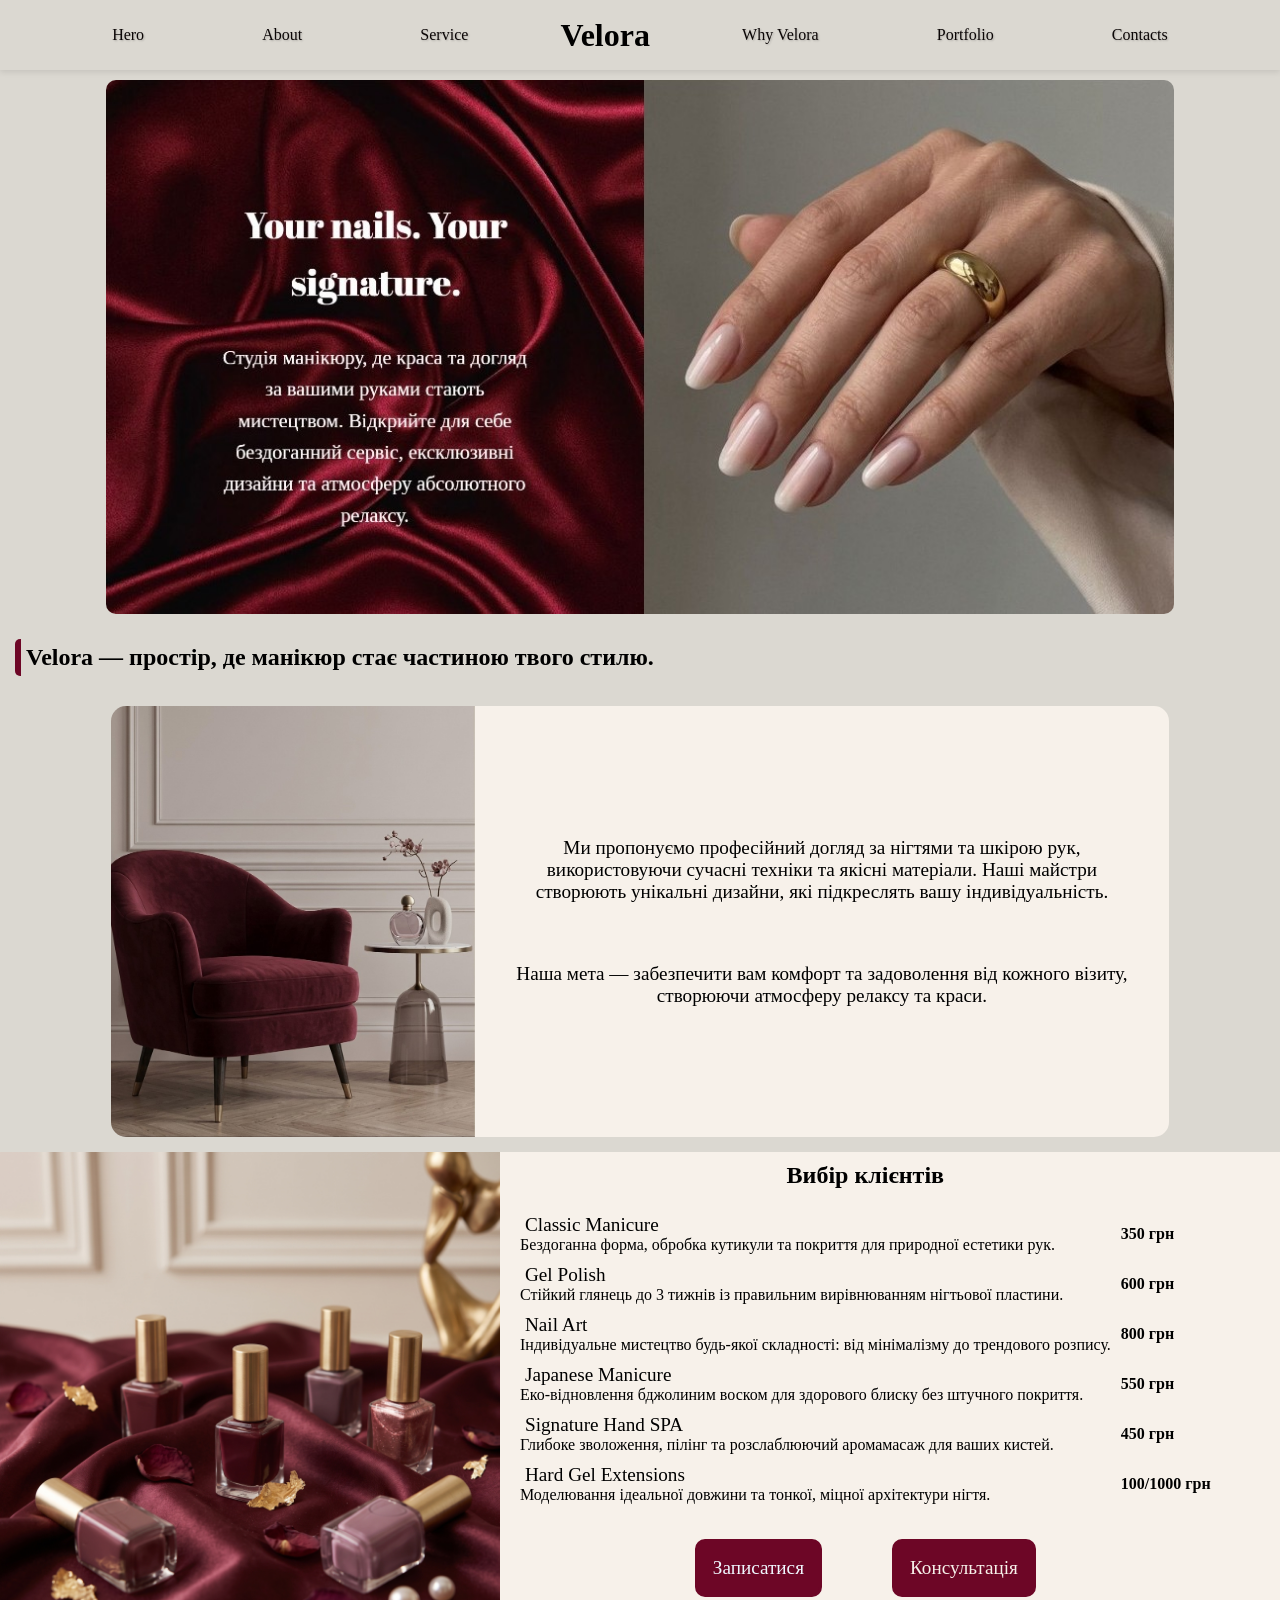
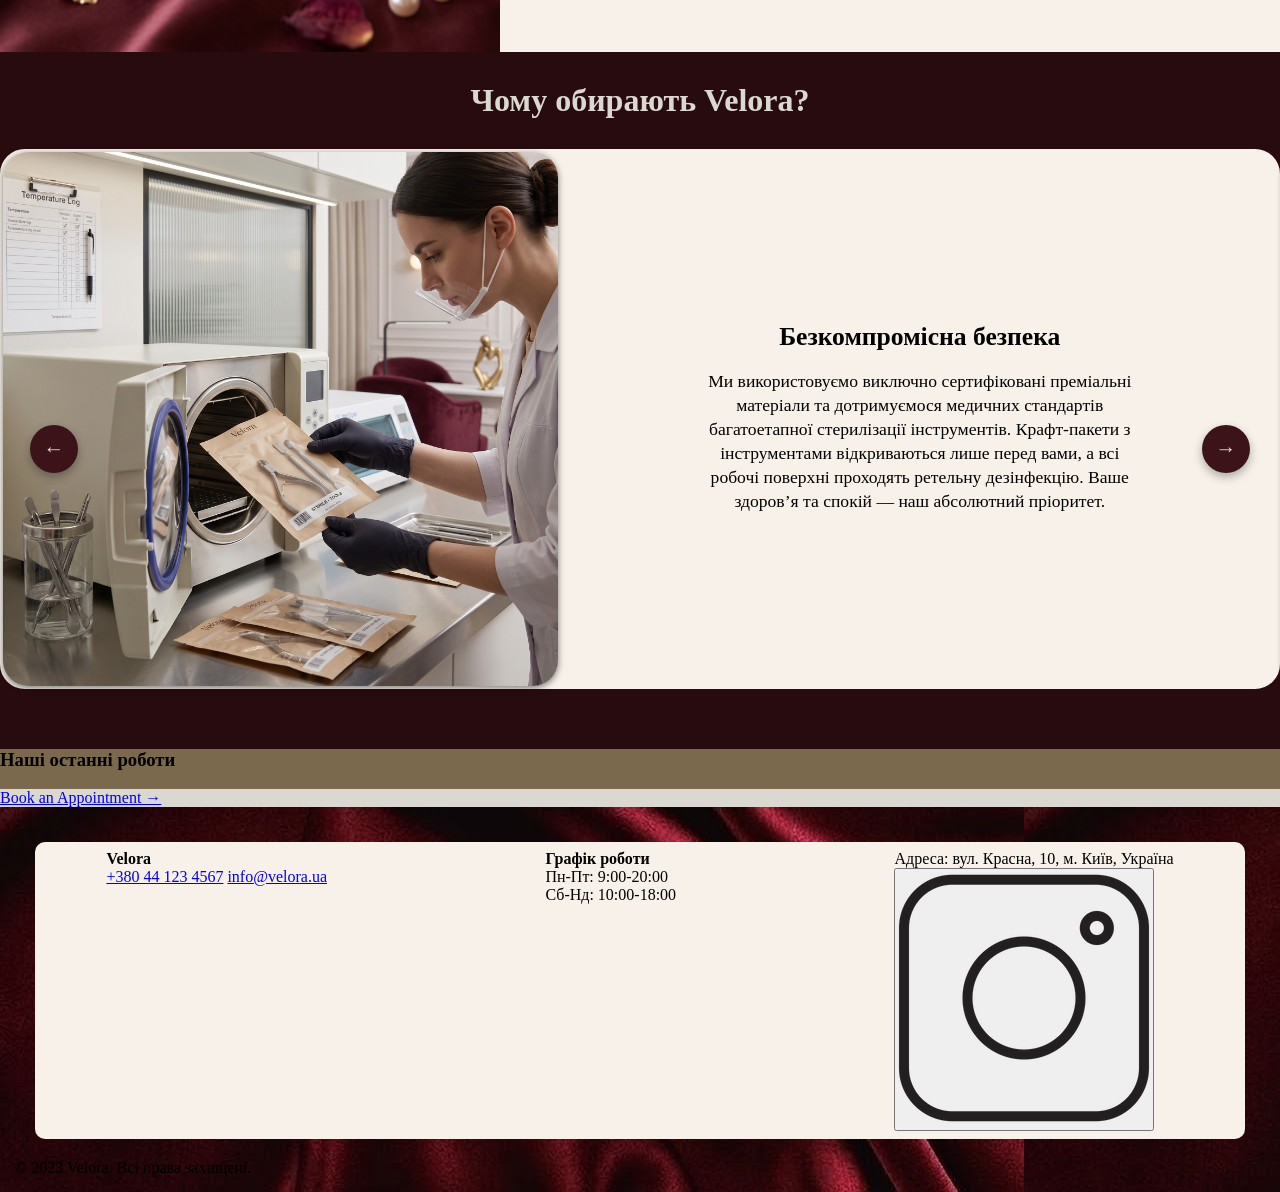
<file: index.html>
<!DOCTYPE html>
<html lang="uk">
<head>
    <meta charset="UTF-8">
    <meta name="viewport" content="width=device-width, initial-scale=1.0">
    <meta name="keywords" content="beauty-salon, beauty, manicure, velora, service">
    <meta name="description" content="Velora - manicure salon">
    <meta property="og:title" content="Velora | Студія манікюру">
<meta property="og:description" content="Студія манікюру, де краса та догляд за вашими руками стають мистецтвом.">
<meta property="og:image" content="https://vgarmonova-afk.github.io/velora/images/hero1.jpg">
<meta property="og:url" content="https://vgarmonova-afk.github.io/velora/">
    <title>Velora| Студія манікюру. </title>
    <link rel="font" href="fonts/Roboto-Regular.woff2">
    <link rel="stylesheet" href="style.css">
    <link rel="icon" href="images/favicon.ico">
    <script src="script.js" defer></script>
</head>
<body>
    <header>
        <div class="nav">
<nav class="nav-left">
    <ul>
               <li><a href="index.html#hero">Hero</a></li>
               <li><a href="index.html#about">About</a></li>
               <li><a href="index.html#services">Service</a></li>
    </ul>
        </nav>
        <h1>Velora</h1>
        <nav class="nav-right">
            <ul>
                <li><a href="index.html#why-velora">Why Velora</a></li>
                <li><a href="index.html#gallery">Portfolio</a></li>
                <li><a href="index.html#contact">Contacts</a></li>
            </ul>
        </nav>
        </div>
    </header>
    <main>
        <section class="hero" id="hero">
             <img src="images/imp.jpg" alt="Hero Image" class="hero__image"> 
        </section>

        <section id="title">
          <h2>Velora — простір, де манікюр стає частиною твого стилю.</h2>
        </section>
    <section id="about">
        <section class="aboutL" id="aboutL">
            <img src="images/about.jpg" alt="design photo" class="about_image">
            </section>
            <section class="aboutR" id="aboutR">
            <p>Ми пропонуємо професійний догляд за нігтями та шкірою рук, використовуючи сучасні техніки та якісні матеріали. Наші майстри створюють унікальні дизайни, які підкреслять вашу індивідуальність.</p>
            <p>Наша мета — забезпечити вам комфорт та задоволення від кожного візиту, створюючи атмосферу релаксу та краси.</p>
        </section>
</section>
 <section class="services" id="services">
            <div class="service_l">
                <img src="images/service.jpg" alt="" class="service_image">
                </div>
                <div class="service_r">
                    <h2 class="service-t">Вибір клієнтів</h2>
                    <table>
                        <tr>
                            <td>
                            <dl>
                                <dt><a href="#" class="serv">Classic Manicure</a></dt>
                                <dd>Бездоганна форма, обробка кутикули та покриття для природної естетики рук.</dd>
                            </dl>
                            </td>
                            <td><b>350 грн</b></td>
                        </tr>
                        <tr>
                            <td>
                                <dl>   
                                <dt><a href="#" class="serv">Gel Polish</a></dt>
                                <dd>Стійкий глянець до 3 тижнів із правильним вирівнюванням нігтьової пластини.</dd>
                                </dl>
                            </td>
                            <td><b>600 грн</b></td>
                        </tr>
                        <tr>
                            <td>
                                <dl>   
                                <dt><a href="#" class="serv">Nail Art</a></dt>
                                <dd>Індивідуальне мистецтво будь-якої складності: від мінімалізму до трендового розпису.</dd>
                                </dl>
                            </td>
                            <td><b>800 грн</b></td>
                        </tr>
                        <tr>
                            <td>
                                <dl>
                                    <dt><a href="#" class="serv">Japanese Manicure</a></dt>
                                    <dd>Еко-відновлення бджолиним воском для здорового блиску без штучного покриття.</dd>
                                </dl>
                            </td>
                            <td><b>550 грн</b></td>
                        </tr>
                        <tr>
                            <td>
                                <dl>
                                    <dt><a href="#" class="serv">Signature Hand SPA</a></dt>
                                    <dd>Глибоке зволоження, пілінг та розслаблюючий аромамасаж для ваших кистей.</dd>
                                </dl>
                            </td>
                            <td><b>450 грн</b></td>
                        </tr>
                        <tr>
                            <td>
                                <dl>
                                    <dt><a href="#" class="serv">Hard Gel Extensions</a></dt>
                                    <dd>Моделювання ідеальної довжини та тонкої, міцної архітектури нігтя.</dd>
                                </dl>
                            </td>
                            <td><b>100/1000 грн</b></td>
                        </tr>
                    </table>
                    <div class="serviceButton">
                    <a href="booking.html" id="book">Записатися</a>
                    <a href="#" id="kons">Консультація</a>
                    </div>
                </div>
        </section>
    <section class="why-velora" id="why-velora">
            <h2>Чому обирають Velora?</h2>
            <div class="carousel">
                <button class="prev">←</button>
                <div class="carousel-track">
                    <div class="cards">
                <img src="images/secur.jpg" alt="Зображення безпечно простирелізованих інструментів">
                <div class="cards-text">
                <h3>Безкомпромісна безпека</h3>
                <p>Ми використовуємо виключно сертифіковані преміальні матеріали та дотримуємося медичних стандартів багатоетапної стерилізації інструментів. Крафт-пакети з інструментами відкриваються лише перед вами, а всі робочі поверхні проходять ретельну дезінфекцію. Ваше здоров’я та спокій — наш абсолютний пріоритет.</p>
            </div>
                    </div>
                <div class="cards">
                    <img src="images/arcitect.jpg" alt="Зображення акуратного манікюру">
                    <div class="cards-text">
                    <h3>Архітектурна точність</h3>
                    <p>Наші майстри вибудовують ідеальну форму та тонку, максимально природну архітектуру нігтьової пластини. Це не лише виглядає естетично, але й гарантує стійкість покриття до трьох тижнів без сколів, відшарувань та зайвого об'єму матеріалу на нігтях.</p>
                </div>
                </div>
                <div class="cards">
                    <img src="images/trend.jpg" alt="Зображення трендового манікюру">
                    <div class="cards-text">
                    <h3>Тренди та індивідуальність</h3>
                    <p>Від "дорогого мінімалізму" та ідеального класичного френчу до складного хромованого едіторіал-дизайну. Ми уважно слідкуємо за світовими трендами індустрії та створюємо манікюр, який бездоганно підкреслить ваш особистий стиль та настрій.</p>
                </div>
                </div>
                <div class="cards">
                    <img src="images/spa.jpg" alt="Зображення спа-процедур для рук">
                    <div class="cards-text">
                    <h3>Глибинний SPA-догляд</h3>
                    <p>Наш фокус — не лише зовнішня краса, а й глибинне здоров'я. Ми пропонуємо ексклюзивні процедури японського еко-відновлення та розслаблюючі SPA-ритуали, які інтенсивно живлять шкіру рук, повертаючи їй еластичність, м'якість та природне сяйво.</p>
                </div>
                </div>
                <div class="cards">
                    <img src="images/comfort.jpg" alt="Зображення комфортного місця для відпочинку">
                    <div class="cards-text">
                    <h3>Приватність та комфорт</h3>
                    <p>Кожен візит до Velora — це ваша особиста пауза для відпочинку від рутини. Насолоджуйтесь процесом в естетичному, спокійному інтер'єрі з ненав'язливим преміальним сервісом, приємною музикою та чашкою свіжозвареної кави.</p>
                </div>
                </div>
                </div>
                <button class="next">→</button>
            </div>
        </section>
        <section class="gallery" id="gallery">
            <h3>Наші останні роботи</h3>
            <img>
            <img>
            <img>
            <img>
        </section>
        <section class="booking" id="booking">
        <a href="booking.html" class="button">Book an Appointment →</a>
    </section>
    </main>
        <footer>
            <section class="contact" id="contact">
                <div class="cont">
                <h4>Velora</h4>
                <a href="tel:+380 44 123 4567">+380 44 123 4567</a>
                <a href="mailto:info@velora.ua">info@velora.ua</a>
                </div>
                <div class="hours">
                <h4>Графік роботи</h4>
                    <p> Пн-Пт: 9:00-20:00</p>
                    <p> Сб-Нд: 10:00-18:00</p>
                </div>
                <div class="adress">
                 <p>Адреса: вул. Красна, 10, м. Київ, Україна</p>
                <button class="instagram"><img src="images/inst.webp"></button>
                </div>
            </section>
            <p>&copy; 2023 Velora. Всі права захищені.</p>
        </footer>
</body>
</html>
</file>
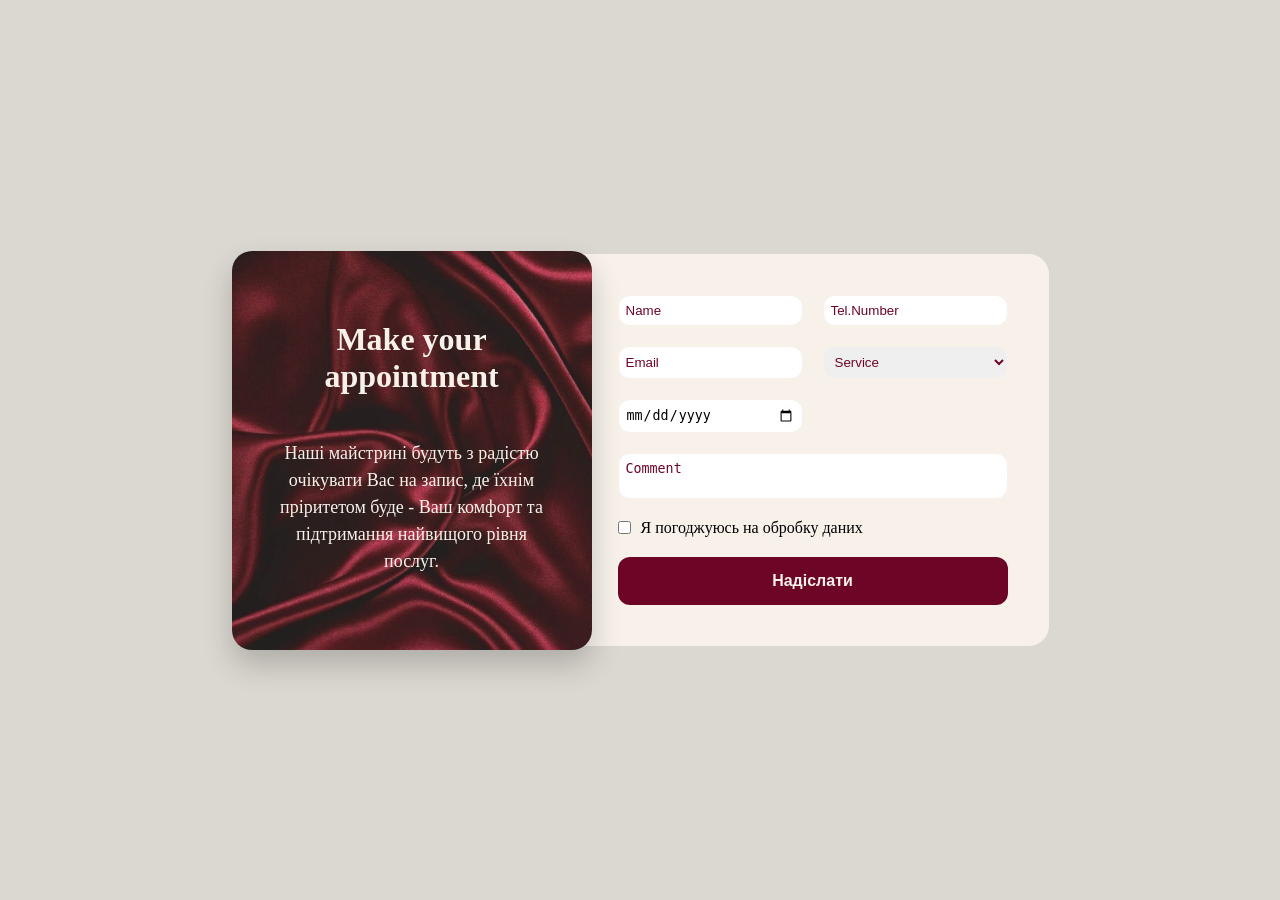
<file: booking.html>
<!DOCTYPE html>
<html lang="uk">
<head>
    <meta charset="UTF-8">
    <meta name="keywords" content="booking, form, registration, appointment">
    <meta name="description" content="booking form for the appointment">
    <meta name="viewport" content="width=device-width, initial-scale=1.0">
    <title>Booking</title>
    <link rel="icon" href="images/favicon.ico">
    <link rel="stylesheet" href="style2.css">
    <script src="script.js" defer></script>
</head>
<body>
    <div class="booking-card">
         <p id="message"></p>
        <p id="price"></p>
        <div class="card-left">
            <h2>Make your appointment</h2>
            <p>Наші майстрині будуть з радістю очікувати Вас на запис, де їхнім пріритетом буде - Ваш комфорт та підтримання найвищого рівня послуг.</p>
        </div>
    <form class="card-right" id="form">
        <input type="text" class="name" id="name" placeholder="Name" required>
       <input type="tel" class="number" id="number" pattern="(\+38)?0[0-9]{9}" placeholder="Tel.Number" required>
      <input type="email" class="email" id="email" placeholder="Email" required>
       <select required class="service" id="service">
        <option value="" disabled selected hidden>Service</option>
        <option value="Classic Manicure">Classic Manicure</option>
        <option value="Gel Polish">Gel Polish</option>
        <option value="Nail Art">Nail Art</option>
       </select>
       <input type="date" class="date" id="date" required>
       <textarea placeholder="Comment" class="comment" id="comment"></textarea>
       <label class="check">
       <input type="checkbox" id="consent"> Я погоджуюсь  на обробку даних 
       </label>
       <input id="button" type="submit" class="submit" value="Надіслати">
    </form>
    </div>
</body>
</html>
</file>
<file: style.css>
:root {
    --margin: #F7F1EA;
    --button: #6D0626;
    --fon: #DBD8D1;
    --brown: #280B0F;
    --camelcoat: #C6B39A;
    --boho: #7B694E;
    --tamarind: #3B1319;
    --white: #EFE1CE;
    --fonn: #F2EFB6;
}
*, *::before, *::after {
    box-sizing: border-box;
margin: 0;
padding: 0;
}
.nav {
     display: flex;
    justify-content: space-evenly;
    align-items: center;
    margin: 0 auto;
    padding: 0 20px;
}
.nav-left ul, .nav-right ul, .nav-left, .nav-right {
    display: contents;
}
nav li {
    list-style: none;
}

nav a {
    display: block;
    text-decoration: none;
    color: rgb(11, 6, 6);
    padding: 8px;
    border-radius: 5px;
    margin: 18px;
   text-shadow: 1px 1px 2px rgba(0, 0, 0, 0.2);
   text-align: center;
}
h1 {
justify-content: center;
text-align: center;
}
header {
    position: sticky;
    top: 0;
    background-color: var(--fon);
    box-shadow: 0 2px 6px rgba(0, 0, 0, 0.1);
    z-index: 100;
}
.hero img {
    margin: 0 auto;
    padding: 10px;
width: 85%;
justify-content: center;
border-radius: 20px;
max-width: 100%;
height: auto;
display: block;
}
body {
    background-color: var(--fon);
}
#title {
    margin: 15px;
    padding: 5px;
    border-left: 6px solid var(--button) ;
    border-radius: 5px;
}
#about {
    display: flex;
    margin: 0 auto;
    width: 85%;
    padding: 15px;
    
    
}
.aboutL img {
    width: 100%;
    border-radius: 15px 0 0 15px;
    display: block;

}
.aboutR {
    display: flex;
    flex-direction: column;
    justify-content: center;
    border: solid var(--margin);
    background-color: var(--margin);
    border-radius: 0 15px 15px 0;
    text-align: center;
}
.aboutR p {
    font-size: 1.2em;
    padding: 30px;
    text-align: center;
}
.service_title {
    text-align: center;
}
.services {
    display: flex;
    align-items: stretch;
background-color: var(--margin);
}
.services h2 {
    text-align: center;
}
.service_r a {
    text-decoration: none;
    color: black;
    font-size: 1.2em;
    padding: 5px;
}
.serv {
    transition: transform;
}
.serv:hover {
    display: inline-block;
    transform: scale(1.1);
}
.service_r {
    padding: 10px;
    display: flex;
    flex-direction: column;
    gap: 15px;
}
.serviceButton {
    display: flex;
    gap: 70px;
    justify-content: center;
    margin: 10px;
}
#book {
    border: solid var(--button);
    padding: 15px;
    background-color: var(--button);
    border-radius: 10px;
    color: aliceblue;
    transition: transform 1.5s ease-in-out;
}
#kons {
    border: solid var(--button);
    padding: 15px;
    background-color: var(--button);
    border-radius: 10px;
    color: var(--margin);
        transition: transform 1.5s ease-in-out;

}
.service_l img {
    display: block;
    max-width: 500px;
    width: 100%;
    height: 100%;
    object-fit: cover;
}
table {
    border-spacing: 10px;
}
#book:hover, #kons:hover {
    transform: scale(1.1);
}
.why-velora {
    background-color: var(--brown);
}
.why-velora h2 {
    color: var(--fon);
    text-align: center;
    padding-top: 30px;
    padding-bottom: 30px;
    font-size: 2rem;
}
.carousel {
    position: relative;
    overflow: hidden;
    max-width: 1500px;
    margin: 0 auto;
height: 600px;
}
.carousel-track {
    display: flex;
    height: 90%;
    transition: transform 0.4s ease;
    will-change: transform;
}
.cards {
    display: flex;
    flex: 0 0 100%;
    gap: 5px;
    height: 100%;
     background-color: var(--margin);
     border: var(--margin) solid;
     border-radius: 25px;
     transform: translateZ(0);
    backface-visibility: hidden;
}
.cards img {
    flex: 1;
width: 50%;
object-fit: cover;
height: 100%;
display: block;
z-index: 2;
 border-radius: 25px;
     box-shadow: 0 2px 6px rgba(0, 0, 0, 0.5);
      transform: translateZ(0);
    backface-visibility: hidden;

}
.cards-text {
    flex: 1;
    display: flex;
    flex-direction: column;
    justify-content: center;
    text-align: center;
    font-size: 1.1rem;
    line-height: 1.5rem; 
    padding: 60px 80px ;
}
.cards-text h3 {
    font-size: 1.6rem;
    margin-bottom: 20px;
}

.cards-text p {
    max-width: 450px;
    margin: 0 auto;
}
.next, .prev {
    background-color: var(--tamarind);
    width: 48px;
    height: 48px;
    display: flex;
    align-items: center;
    justify-content: center;
    font-size: 1.3rem;
    border-radius: 30px;
    z-index: 3;
    position: absolute;
    border: none;
    transform: translateY(-50%);
    top: 50%;
    color: var(--fon);
        transition: 0.3s ease, transform 0.2s ease;

    box-shadow: 0 4px 10px rgba(0, 0, 0, 0.3);
}
.next:hover, .prev:hover {
    transform: translateY(-50%) scale(1.1);
}
.next {
    right: 30px;
}
.prev {
    left: 30px;
}
.gallery {
    background-color: var(--boho);
}
footer {
    background-image: url(images/fon3.jpg);
    padding: 15px;
}
.contact {
    border: solid var(--margin);
    border-radius: 10px;
    padding: 5px;
    margin: 20px;
    display: flex;
    justify-content: space-evenly;
    gap: 155px;
    background-color: var(--margin);
}
.instgram img {
    width: 2px;
}
</file>
<file: style2.css>
:root {
    --fon: #F7F1EA;
    --button: #6D0626;
    --formgraund: #DBD8D1;

}
*, *::before, *::after {
    box-sizing: border-box;
margin: 0;
padding: 0;
}
body {
    min-height: 100vh;
    padding: 20px;
    display: flex;
    justify-content: center;
    align-items: center;
    background-color: var(--formgraund);
}
.booking-card {
    position: relative;
    display: flex;
    justify-content: center;
    align-items: center;
    width: 900px;
}
.card-left {
    display: flex;
    flex-direction: column;
    justify-content: center;
    box-shadow: 0 15px 30px rgba(0, 0, 0, 0.2);
    z-index: 2;
    padding: 60px 30px;
background-image: url(images/fon3.jpg);
background-color: rgba(247, 241, 234, 0.1);
background-blend-mode:overlay;
background-size: cover;
background-position: center;
width: 40%;
border-radius: 20px;

}
.card-left h2, .card-left p {
    color: var(--fon);
}
.card-left h2 {
    margin-bottom: 20px;
    text-align: center;
    padding: 10px;
    font-size: 200%;
}
.card-left p {
    line-height: 1.5;
    text-align: center;
    padding: 15px;
    font-size: 18px;
}
.card-right {
    border: 1px solid #F7F1EA ;
    background-color: var(--fon);
    border-radius: 0 20px 20px 0;
    padding: 40px;
    z-index: 1;
    display: grid;
    grid-template-columns: 1fr 1fr;
    gap: 20px;
    margin-left: -15px;
}
.check {
    grid-column: span 2;
}
.submit {
    grid-column: span 2;
}
textarea {
grid-column: span 2;
}
.name, .number, .service, .email, .date, .comment {
width: 100%;
padding: 7px;
border: 1px solid var(--fon);
border-radius: 12px;
}
.comment {
    resize: none;
}
.submit {
    background-color: var(--button);
    color: var(--fon);
    border: none;
    padding: 15px;
    border-radius: 12px;
    font-weight: bold;
    font-size: 16px;
    cursor: pointer;
    transition: opacity 0.3s ease, transform 0.2s ease;
}
.submit:hover {
    opacity: 0.85;
transform: scale(1.03);
}
.check {
    display: flex;
    align-items: center;
    gap: 10px;
    cursor: pointer;
}
@media (max-width: 768px) {
    .booking-card {
        display: flex;
        width: 90%;
        flex-direction: column;
    }
    .card-left, .card-right {
        width: 100%;
    }
    .card-right {
        margin-left: 0;
        margin-top: -20px ;
        display: grid;
        grid-template-columns: 1fr;
        border-radius: 0 0 20px 20px;
    }
    .check, .submit, textarea {
        grid-column: 1;
    }
    .card-left {
        padding: 30px 20px;
    }
    #message {
white-space: normal;
max-width: 90%;
text-align: center;
width: max-content;
    }
}
.card-right input:focus, .card-right select:focus, .card-right textarea:focus {
  border-color: var(--button);
  outline: none;
  transition: border-color 0.3s ease;  
}
.card-right ::placeholder {
    color: var(--button);
    font-family: inherit;
}
.service {
    color: var(--button);
    cursor: pointer;
}
.card-right input[type="text"]:not(:placeholder-shown):invalid,
.card-right input[type="tel"]:not(:placeholder-shown):invalid,
.card-right input[type="email"]:not(:placeholder-shown):invalid {
    border: 1px solid red;
}
.card-right input[type="text"]:not(:placeholder-shown):valid,
.card-right input[type="tel"]:not(:placeholder-shown):valid,
.card-right input[type="email"]:not(:placeholder-shown):valid {
    border: 1px solid green;
}
.card-right input[type="checkbox"] {
    accent-color: var(--button);
}
#message {
    position:fixed;
    top: 20px;
    left: 50%;
    transform: translate(-50%);
    background-color: var(--button);
    padding: 10px 20px;
    border-radius: 12px;
    color: var(--fon);
    opacity: 0;
     z-index: 10;
    visibility: hidden;
    transition: opacity 0.5s ease, visibility 0.5s ease;
    pointer-events: none;
}
#message.show {
    opacity: 1;
    visibility: visible;
}
#price {
    position: absolute;
top: 100%;
left: 50%;
transform: translate(-50%, 20px);
background-color: var(--button);
padding: 10px 20px;
color: var(--fon);
border-radius: 12px;
visibility: hidden;
opacity: 0;
 z-index: 10;
 transition: opacity 0.5s ease, visibility 0.5s ease;
    pointer-events: none;
}
#price.show {
    opacity: 1;
    visibility: visible;
}
</file>
